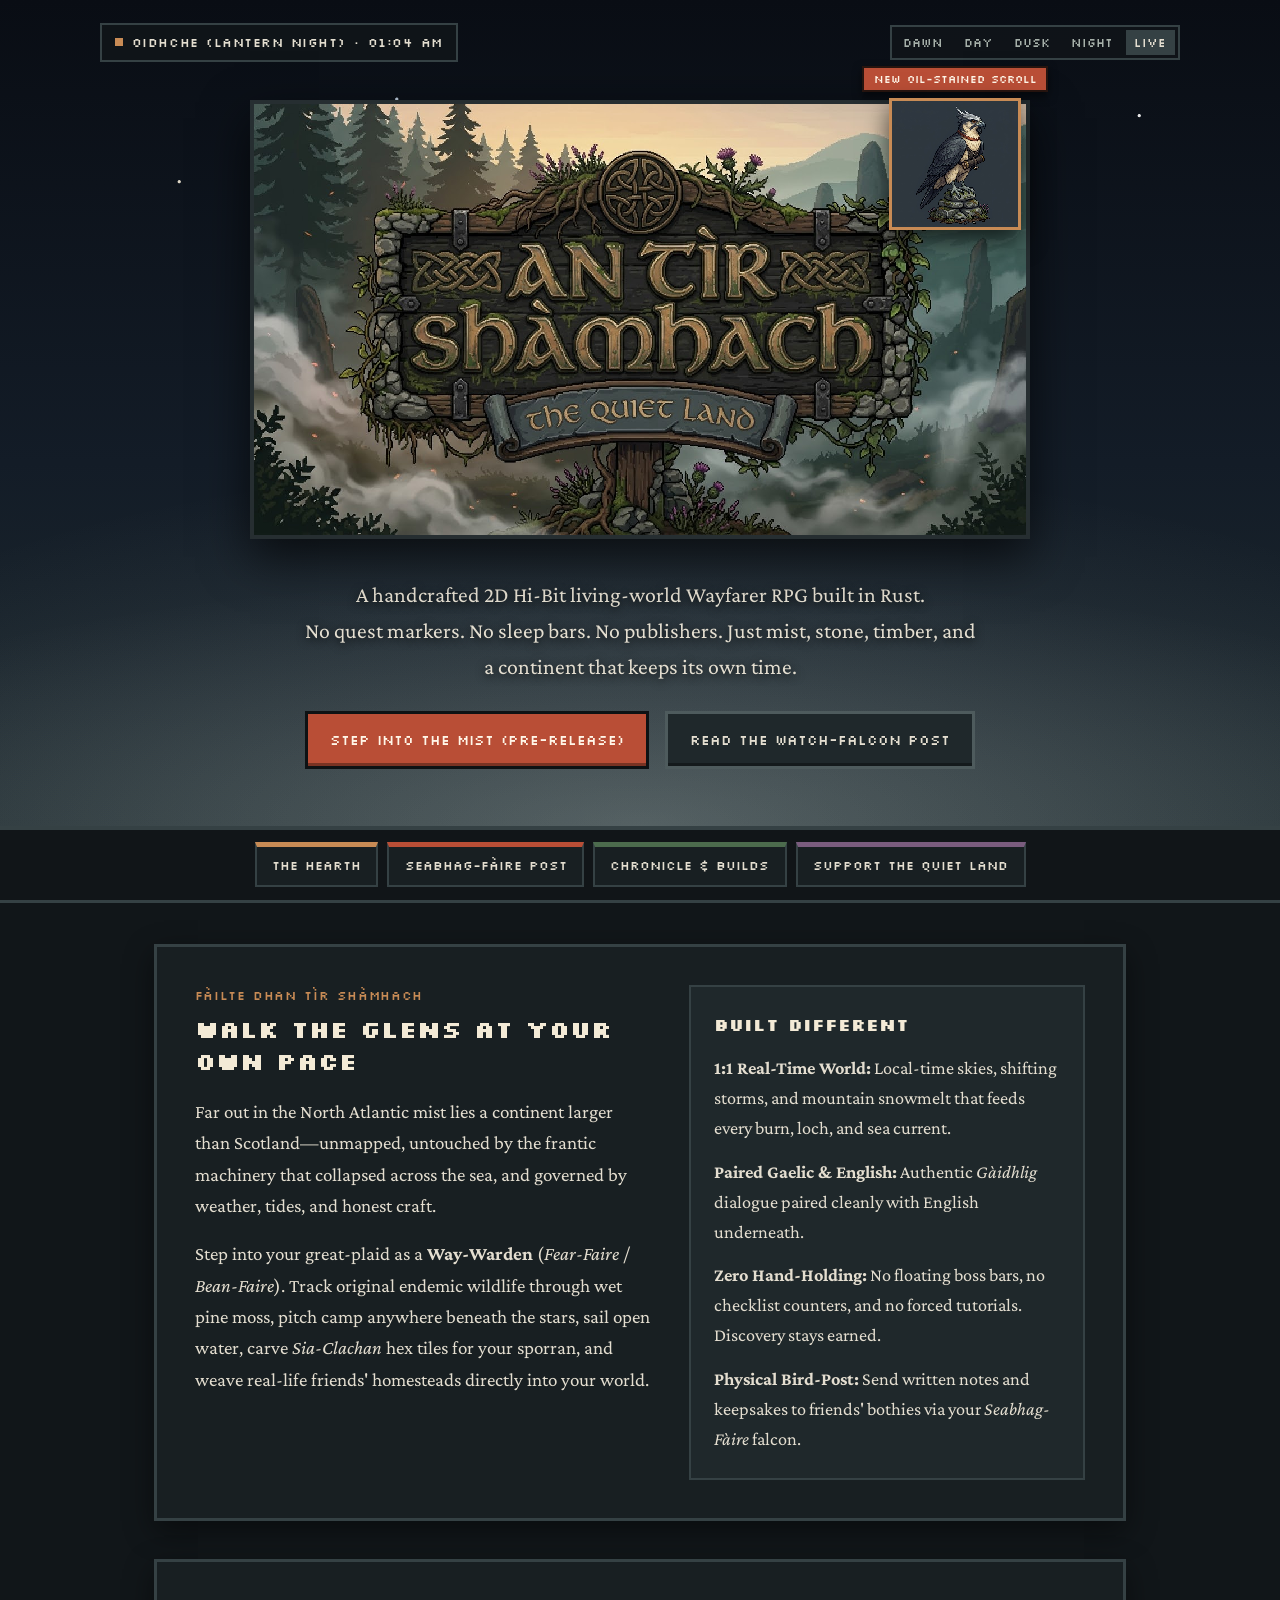
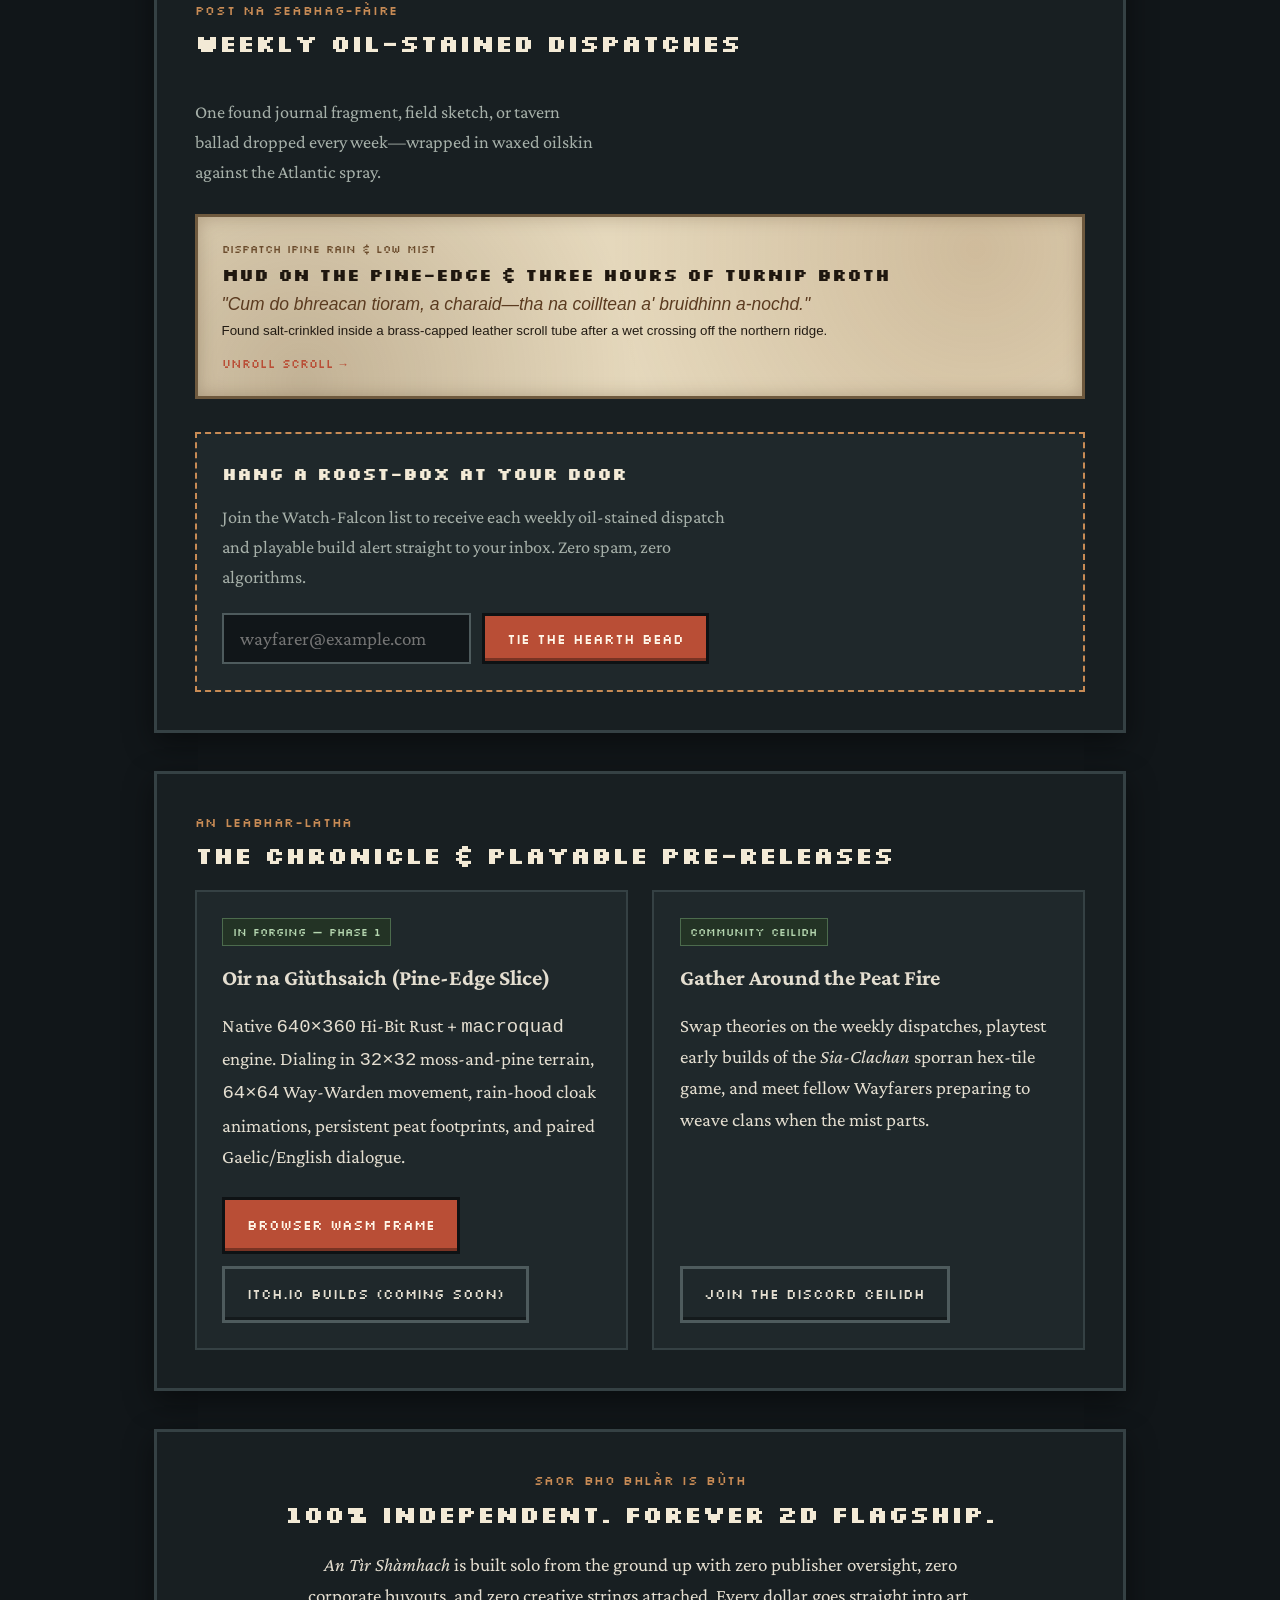
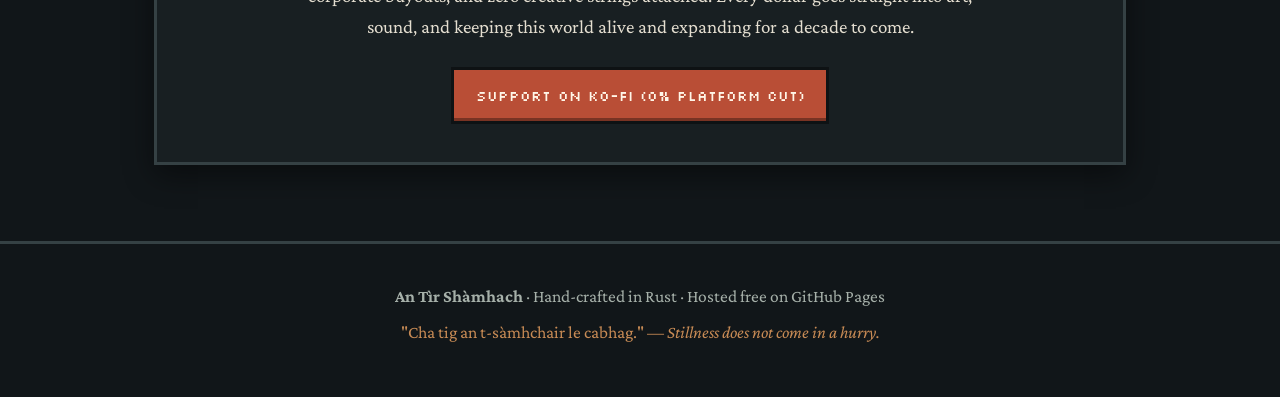
<file: index.html>
<!DOCTYPE html>
<html lang="en">
<head>
  <meta charset="UTF-8" />
  <meta name="viewport" content="width=device-width, initial-scale=1.0" />
  <title>An Tìr Shàmhach — The Quiet Land</title>
  <meta name="description" content="An Tìr Shàmhach (The Quiet Land) — A handcrafted 2D Hi-Bit Living-World Wayfarer RPG anchored in Scottish Gaelic folklore, deep wilds, and sacred time." />
  <link rel="preconnect" href="https://fonts.googleapis.com" />
  <link rel="preconnect" href="https://fonts.gstatic.com" crossorigin />
  <link href="https://fonts.googleapis.com/css2?family=Crimson+Pro:ital,wght@0,400;0,600;1,400&family=Silkscreen:wght@400;700&display=swap" rel="stylesheet" />
  <link rel="stylesheet" href="style.css" />
</head>
<body data-sky="dusk">
  <!-- Living 1:1 Local-Time Sky & Mist Hero Window -->
  <header class="hero-window" id="hearth">
    <div class="sky-layer" aria-hidden="true"></div>
    <div class="stars-layer" aria-hidden="true"></div>
    <div class="mist-layer mist-back" aria-hidden="true"></div>
    <div class="mist-layer mist-front" aria-hidden="true"></div>
    <div class="embers-layer" id="embersLayer" aria-hidden="true"></div>

    <!-- Top Clock / Gaelic Time Stamp -->
    <div class="top-bar">
      <div class="time-stamp" id="timeStamp" title="Synced 1:1 to your local clock">
        <span class="time-dot"></span>
        <span id="gaelicTime">Feasgar</span> · <span id="localClock">--:--</span>
      </div>
      <div class="sky-preview" aria-label="Preview time of day">
        <button type="button" data-preview="dawn">Dawn</button>
        <button type="button" data-preview="day">Day</button>
        <button type="button" data-preview="dusk">Dusk</button>
        <button type="button" data-preview="night">Night</button>
        <button type="button" data-preview="auto" class="active">Live</button>
      </div>
    </div>

    <!-- Official Hi-Bit Nameplate + Perched Seabhag-Fàire Courier -->
    <div class="hero-stage">
      <div class="sign-wrapper">
        <img
          src="site_assets/nameplate.jpg"
          alt="An Tìr Shàmhach — The Quiet Land"
          class="nameplate pixel-art"
        />

        <!-- Clickable Seabhag-Fàire perched on the corner with latest oil-stained dispatch -->
        <button
          type="button"
          class="courier-perch"
          id="openLatestDispatch"
          aria-label="Read the latest oil-stained Seabhag-Fàire dispatch"
        >
          <span class="dispatch-pill">New Oil-Stained Scroll</span>
          <img
            src="site_assets/seabhag.jpg"
            alt="Seabhag-Fàire Watch-Falcon perched with a scroll tube"
            class="courier-sprite pixel-art"
          />
        </button>
      </div>

      <p class="hero-pitch">
        A handcrafted 2D Hi-Bit living-world Wayfarer RPG built in Rust.<br />
        No quest markers. No sleep bars. No publishers. Just mist, stone, timber, and a continent that keeps its own time.
      </p>

      <div class="hero-actions">
        <a href="play/" class="btn btn-primary">Step Into the Mist (Pre-Release)</a>
        <a href="#dispatches" class="btn btn-secondary">Read the Watch-Falcon Post</a>
      </div>
    </div>
  </header>

  <!-- Ledger Ribbon Navigation -->
  <nav class="ribbon-nav" aria-label="Primary sections">
    <a href="#hearth" class="ribbon ribbon-peat">The Hearth</a>
    <a href="#dispatches" class="ribbon ribbon-rowan">Seabhag-Fàire Post</a>
    <a href="#chronicle" class="ribbon ribbon-moss">Chronicle &amp; Builds</a>
    <a href="#support" class="ribbon ribbon-heather">Support the Quiet Land</a>
  </nav>

  <main class="ledger-shell">
    <!-- Section 1: World Pitch (Strict Hearth Lore Only) -->
    <section class="ledger-card intro-grid">
      <div class="ledger-col">
        <span class="gaelic-kicker">Fàilte dhan Tìr Shàmhach</span>
        <h2>Walk the Glens at Your Own Pace</h2>
        <p>
          Far out in the North Atlantic mist lies a continent larger than Scotland—unmapped, untouched by the frantic machinery that collapsed across the sea, and governed by weather, tides, and honest craft.
        </p>
        <p>
          Step into your great-plaid as a <strong>Way-Warden</strong> (<em>Fear-Faire</em> / <em>Bean-Faire</em>). Track original endemic wildlife through wet pine moss, pitch camp anywhere beneath the stars, sail open water, carve <em>Sia-Clachan</em> hex tiles for your sporran, and weave real-life friends' homesteads directly into your world.
        </p>
      </div>
      <div class="ledger-col pillars-box">
        <h3 class="pixel-subhead">Built Different</h3>
        <ul class="pillar-list">
          <li><strong>1:1 Real-Time World:</strong> Local-time skies, shifting storms, and mountain snowmelt that feeds every burn, loch, and sea current.</li>
          <li><strong>Paired Gaelic &amp; English:</strong> Authentic <em>Gàidhlig</em> dialogue paired cleanly with English underneath.</li>
          <li><strong>Zero Hand-Holding:</strong> No floating boss bars, no checklist counters, and no forced tutorials. Discovery stays earned.</li>
          <li><strong>Physical Bird-Post:</strong> Send written notes and keepsakes to friends' bothies via your <em>Seabhag-Fàire</em> falcon.</li>
        </ul>
      </div>
    </section>

    <!-- Section 2: Weekly Oil-Stained Seabhag-Fàire Dispatches -->
    <section class="ledger-card" id="dispatches">
      <div class="section-head">
        <div>
          <span class="gaelic-kicker">Post na Seabhag-Fàire</span>
          <h2>Weekly Oil-Stained Dispatches</h2>
        </div>
        <p class="section-note">
          One found journal fragment, field sketch, or tavern ballad dropped every week—wrapped in waxed oilskin against the Atlantic spray.
        </p>
      </div>

      <div class="dispatch-grid" id="dispatchGrid">
        <!-- Populated automatically from dispatches/entries.json -->
      </div>

      <!-- Free Email List Hook (Buttondown / Kit ready) -->
      <div class="roost-signup">
        <div class="roost-copy">
          <h3 class="pixel-subhead">Hang a Roost-Box at Your Door</h3>
          <p>
            Join the Watch-Falcon list to receive each weekly oil-stained dispatch and playable build alert straight to your inbox. Zero spam, zero algorithms.
          </p>
        </div>
        <!-- Replace action URL with your free Buttondown or Kit form endpoint -->
        <form
          class="roost-form"
          action="https://buttondown.com/api/emails/embed-subscribe/YOUR_USERNAME"
          method="post"
          target="popupwindow"
        >
          <input
            type="email"
            name="email"
            required
            placeholder="wayfarer@example.com"
            aria-label="Email address"
          />
          <button type="submit" class="btn btn-primary">Tie the Hearth Bead</button>
        </form>
      </div>
    </section>

    <!-- Section 3: Devlog & Playable Builds -->
    <section class="ledger-card" id="chronicle">
      <span class="gaelic-kicker">An Leabhar-Latha</span>
      <h2>The Chronicle &amp; Playable Pre-Releases</h2>
      <div class="chronicle-grid">
        <article class="build-panel">
          <span class="status-tag">In Forging — Phase 1</span>
          <h3>Oir na Giùthsaich (Pine-Edge Slice)</h3>
          <p>
            Native <code>640×360</code> Hi-Bit Rust + <code>macroquad</code> engine. Dialing in <code>32×32</code> moss-and-pine terrain, <code>64×64</code> Way-Warden movement, rain-hood cloak animations, persistent peat footprints, and paired Gaelic/English dialogue.
          </p>
          <div class="build-links">
            <a href="play/" class="btn btn-primary">Browser WASM Frame</a>
            <!-- Replace # with your itch.io page URL once live -->
            <a href="#" class="btn btn-secondary" aria-disabled="true">itch.io Builds (Coming Soon)</a>
          </div>
        </article>

        <article class="build-panel">
          <span class="status-tag">Community Ceilidh</span>
          <h3>Gather Around the Peat Fire</h3>
          <p>
            Swap theories on the weekly dispatches, playtest early builds of the <em>Sia-Clachan</em> sporran hex-tile game, and meet fellow Wayfarers preparing to weave clans when the mist parts.
          </p>
          <div class="build-links">
            <!-- Replace # with your permanent Discord invite -->
            <a href="#" class="btn btn-secondary">Join the Discord Ceilidh</a>
          </div>
        </article>
      </div>
    </section>

    <!-- Section 4: Independence & Donations -->
    <section class="ledger-card support-card" id="support">
      <span class="gaelic-kicker">Saor bho Bhlàr is Bùth</span>
      <h2>100% Independent. Forever 2D Flagship.</h2>
      <p>
        <em>An Tìr Shàmhach</em> is built solo from the ground up with zero publisher oversight, zero corporate buyouts, and zero creative strings attached. Every dollar goes straight into art, sound, and keeping this world alive and expanding for a decade to come.
      </p>
      <div class="hero-actions">
        <!-- Replace # with your Ko-fi / Stripe link -->
        <a href="https://ko-fi.com/antirshamhach" target="_blank" rel="noopener noreferrer" class="btn btn-primary">Support on Ko-fi (0% Platform Cut)</a>
      </div>
    </section>
  </main>

  <footer class="site-footer">
    <p>
      <strong>An Tìr Shàmhach</strong> · Hand-crafted in Rust · Hosted free on GitHub Pages
    </p>
    <p class="footer-sub">
      "Cha tig an t-sàmhchair le cabhag." — <em>Stillness does not come in a hurry.</em>
    </p>
  </footer>

  <!-- Oil-Stained Parchment Dispatch Reader Modal -->
  <div class="modal-backdrop" id="dispatchModal" hidden>
    <article class="parchment-modal" role="dialog" aria-modal="true" aria-labelledby="modalTitle">
      <button type="button" class="modal-close" id="closeModal" aria-label="Close scroll">✕</button>
      <div class="parchment-meta">
        <span id="modalWeather">Weather: Mist</span>
        <span id="modalDate">Dispatch #01</span>
      </div>
      <p class="modal-gaelic" id="modalGaelic"></p>
      <h2 id="modalTitle"></h2>
      <div class="parchment-body" id="modalBody"></div>
      <div class="parchment-footer">
        <span id="modalSignoff"></span>
        <span class="wax-seal" aria-hidden="true">SF</span>
      </div>
    </article>
  </div>

  <script src="app.js"></script>
</body>
</html>
</file>
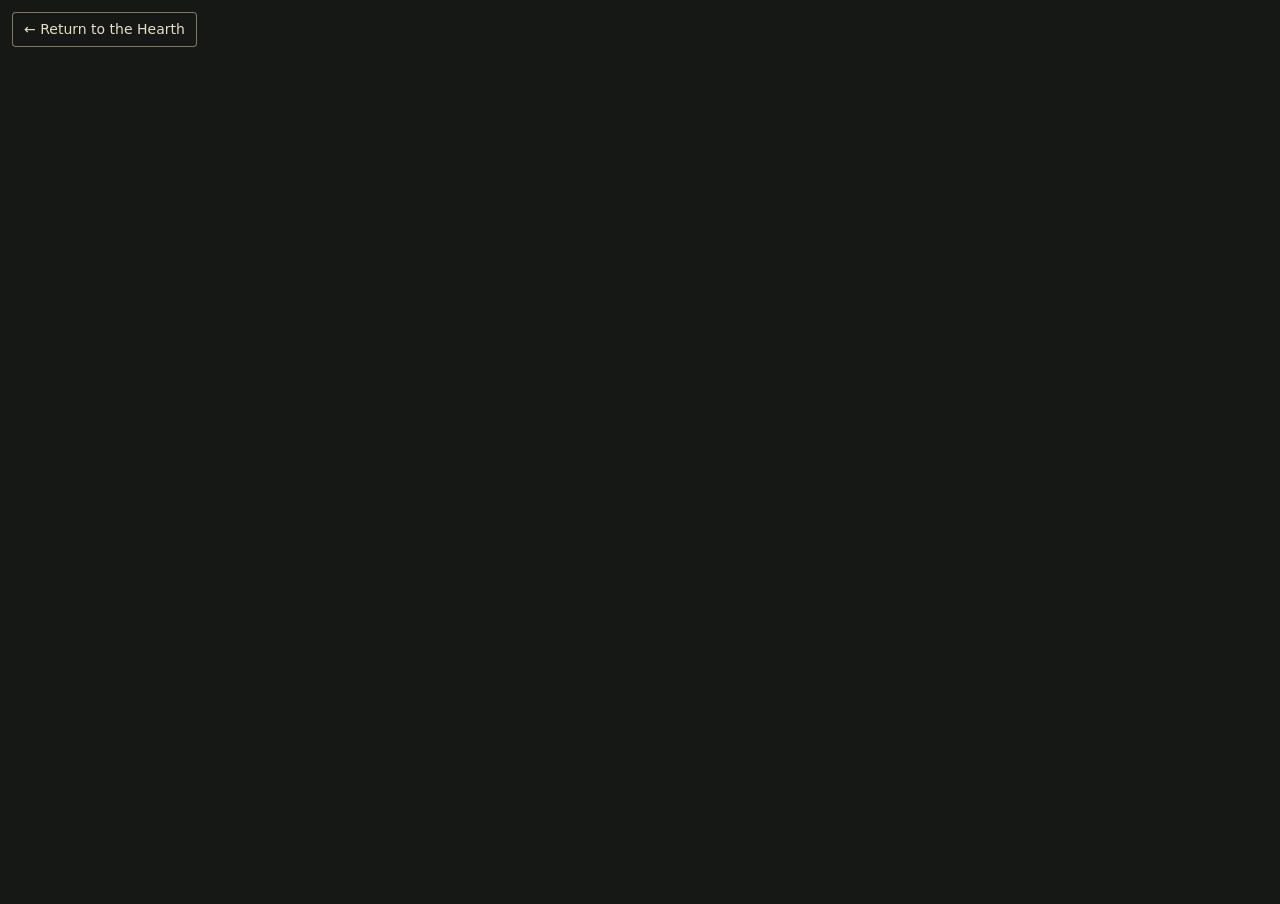
<file: play/index.html>
<!DOCTYPE html>
<html lang="en">
<head>
  <meta charset="utf-8" />
  <meta name="viewport" content="width=device-width, initial-scale=1.0, user-scalable=no" />
  <title>Clachan</title>
  <link rel="manifest" href="./manifest.json" />
  <style>
    html, body, canvas {
      margin: 0;
      padding: 0;
      width: 100%;
      height: 100%;
      overflow: hidden;
      background: #161816;
    }
    .hearth-link {
      position: fixed;
      top: 12px;
      left: 12px;
      z-index: 1;
      padding: 8px 11px;
      border: 1px solid rgba(198, 185, 143, 0.6);
      border-radius: 4px;
      background: rgba(22, 24, 22, 0.88);
      color: #e7dfc4;
      font: 14px/1.2 system-ui, sans-serif;
      text-decoration: none;
    }
    .hearth-link:hover, .hearth-link:focus-visible {
      background: #30392d;
      color: #fff4d2;
    }
  </style>
</head>
<body>
  <canvas id="glcanvas" tabindex="1"></canvas>
  <a class="hearth-link" href="../">← Return to the Hearth</a>
  <script src="https://not-fl3.github.io/miniquad-samples/mq_js_bundle.js"></script>
  <script>
    if ("serviceWorker" in navigator) {
      navigator.serviceWorker.register("./sw.js").catch(() => {});
    }
    load("./clachan.wasm");
  </script>
</body>
</html>
</file>
<file: style.css>
:root {
  --bg-slate: #111619;
  --bg-card: #181f22;
  --bg-panel: #1f282b;
  --border-stone: #354144;
  --border-iron: #4e5b5d;
  --parchment: #e5d8bc;
  --parchment-stain: #cbb58d;
  --ink-dark: #231c14;
  --text-main: #e4ded0;
  --text-muted: #a6b0a9;
  --rowan: #b94e36;
  --rowan-glow: #d97742;
  --moss: #4c6b4d;
  --heather: #7a5c7e;
  --copper: #c88b55;
  --font-pixel: "Silkscreen", monospace;
  --font-body: "Crimson Pro", Georgia, serif;
}

* {
  box-sizing: border-box;
  margin: 0;
  padding: 0;
}

html {
  scroll-behavior: smooth;
  background-color: var(--bg-slate);
  color: var(--text-main);
  font-family: var(--font-body);
  font-size: 19px;
  line-height: 1.65;
}

.pixel-art {
  image-rendering: pixelated;
  image-rendering: crisp-edges;
}

/* ===== Living 1:1 Local-Time Sky Themes ===== */
body[data-sky="dawn"] {
  --sky-top: #222938;
  --sky-mid: #534c5d;
  --sky-bot: #9d7a69;
  --mist-alpha: 0.48;
  --stars-alpha: 0.25;
}

body[data-sky="day"] {
  --sky-top: #38515c;
  --sky-mid: #637f84;
  --sky-bot: #95a89d;
  --mist-alpha: 0.28;
  --stars-alpha: 0;
}

body[data-sky="dusk"] {
  --sky-top: #171e29;
  --sky-mid: #3a3445;
  --sky-bot: #7a5343;
  --mist-alpha: 0.42;
  --stars-alpha: 0.45;
}

body[data-sky="night"] {
  --sky-top: #090d14;
  --sky-mid: #131c27;
  --sky-bot: #1f2b30;
  --mist-alpha: 0.36;
  --stars-alpha: 0.9;
}

/* ===== Hero Window ===== */
.hero-window {
  position: relative;
  min-height: 82vh;
  display: flex;
  flex-direction: column;
  justify-content: space-between;
  overflow: hidden;
  border-bottom: 4px solid var(--border-stone);
  padding: 1.2rem 1.5rem 3rem;
}

.sky-layer {
  position: absolute;
  inset: 0;
  background: linear-gradient(180deg, var(--sky-top) 0%, var(--sky-mid) 56%, var(--sky-bot) 100%);
  transition: background 1.2s ease;
  z-index: 0;
}

.stars-layer {
  position: absolute;
  inset: 0;
  opacity: var(--stars-alpha);
  background-image:
    radial-gradient(2px 2px at 14% 22%, #f4ecd8 60%, transparent),
    radial-gradient(2px 2px at 31% 12%, #d4e4f7 60%, transparent),
    radial-gradient(2px 2px at 58% 18%, #f4ecd8 60%, transparent),
    radial-gradient(2px 2px at 78% 26%, #e7d8b9 60%, transparent),
    radial-gradient(2px 2px at 89% 14%, #ffffff 60%, transparent),
    radial-gradient(2px 2px at 44% 31%, #d4e4f7 60%, transparent);
  transition: opacity 1.2s ease;
  z-index: 1;
}

.mist-layer {
  position: absolute;
  left: -25%;
  right: -25%;
  bottom: 0;
  height: 44%;
  opacity: var(--mist-alpha);
  background: radial-gradient(ellipse at 50% 100%, rgba(212, 224, 220, 0.45), transparent 72%);
  pointer-events: none;
  z-index: 2;
}

.mist-back {
  animation: mistDrift 28s linear infinite alternate;
}

.mist-front {
  height: 30%;
  animation: mistDrift 18s linear infinite alternate-reverse;
}

@keyframes mistDrift {
  from { transform: translateX(-6%); }
  to { transform: translateX(6%); }
}

.embers-layer {
  position: absolute;
  inset: 0;
  pointer-events: none;
  z-index: 3;
}

.ember {
  position: absolute;
  width: 4px;
  height: 4px;
  background: var(--rowan-glow);
  box-shadow: 0 0 6px var(--rowan-glow);
  bottom: -10px;
  opacity: 0;
  animation: emberRise linear infinite;
}

@keyframes emberRise {
  0% { transform: translateY(0) translateX(0); opacity: 0; }
  15% { opacity: 0.9; }
  85% { opacity: 0.7; }
  100% { transform: translateY(-420px) translateX(28px); opacity: 0; }
}

/* ===== Top Clock Bar ===== */
.top-bar {
  position: relative;
  z-index: 5;
  max-width: 1080px;
  width: 100%;
  margin: 0 auto;
  display: flex;
  justify-content: space-between;
  align-items: center;
  flex-wrap: wrap;
  gap: 0.75rem;
}

.time-stamp {
  font-family: var(--font-pixel);
  font-size: 0.7rem;
  letter-spacing: 0.04em;
  background: rgba(17, 22, 25, 0.78);
  border: 2px solid var(--border-stone);
  padding: 0.35rem 0.7rem;
  display: inline-flex;
  align-items: center;
  gap: 0.45rem;
}

.time-dot {
  width: 8px;
  height: 8px;
  background: var(--copper);
  display: inline-block;
}

.sky-preview {
  display: inline-flex;
  gap: 4px;
  background: rgba(17, 22, 25, 0.72);
  border: 2px solid var(--border-stone);
  padding: 3px;
}

.sky-preview button {
  font-family: var(--font-pixel);
  font-size: 0.62rem;
  color: var(--text-muted);
  background: transparent;
  border: none;
  padding: 0.25rem 0.45rem;
  cursor: pointer;
}

.sky-preview button.active,
.sky-preview button:hover {
  background: var(--border-stone);
  color: var(--text-main);
}

/* ===== Nameplate & Perched Falcon ===== */
.hero-stage {
  position: relative;
  z-index: 5;
  max-width: 920px;
  margin: 2rem auto 0;
  text-align: center;
}

.sign-wrapper {
  position: relative;
  display: inline-block;
  max-width: 780px;
  width: 100%;
}

.nameplate {
  width: 100%;
  height: auto;
  display: block;
  border: 4px solid #262e31;
  box-shadow: 0 18px 45px rgba(0, 0, 0, 0.65);
}

.courier-perch {
  position: absolute;
  top: -34px;
  right: -18px;
  background: none;
  border: none;
  cursor: pointer;
  display: flex;
  flex-direction: column;
  align-items: center;
  transition: transform 0.2s ease;
}

.courier-perch:hover {
  transform: translateY(-4px) scale(1.03);
}

.courier-sprite {
  width: 132px;
  height: 132px;
  object-fit: cover;
  border: 3px solid var(--copper);
  box-shadow: 0 10px 24px rgba(0, 0, 0, 0.7);
  background: #1f282e;
}

.dispatch-pill {
  font-family: var(--font-pixel);
  font-size: 0.58rem;
  background: var(--rowan);
  color: #fff6e8;
  border: 2px solid #26140f;
  padding: 0.22rem 0.5rem;
  margin-bottom: 6px;
  box-shadow: 0 4px 10px rgba(0, 0, 0, 0.5);
  animation: gentleBob 2.8s ease-in-out infinite;
}

@keyframes gentleBob {
  0%, 100% { transform: translateY(0); }
  50% { transform: translateY(-4px); }
}

.hero-pitch {
  max-width: 680px;
  margin: 1.5rem auto 1.4rem;
  font-size: 1.15rem;
  text-shadow: 0 2px 10px rgba(0, 0, 0, 0.85);
}

.hero-actions {
  display: flex;
  justify-content: center;
  flex-wrap: wrap;
  gap: 0.85rem;
}

/* ===== Buttons ===== */
.btn {
  font-family: var(--font-pixel);
  font-size: 0.72rem;
  text-decoration: none;
  padding: 0.75rem 1.15rem;
  border: 3px solid #0e1214;
  cursor: pointer;
  display: inline-block;
  transition: transform 0.12s ease, filter 0.12s ease;
}

.btn:hover {
  transform: translateY(-2px);
  filter: brightness(1.1);
}

.btn-primary {
  background: var(--rowan);
  color: #fff6e8;
  box-shadow: inset 0 -3px 0 rgba(0, 0, 0, 0.35);
}

.btn-secondary {
  background: var(--bg-panel);
  color: var(--text-main);
  border-color: var(--border-iron);
  box-shadow: inset 0 -3px 0 rgba(0, 0, 0, 0.35);
}

/* ===== Four Ledger Ribbon Bookmarks ===== */
.ribbon-nav {
  position: sticky;
  top: 0;
  z-index: 20;
  background: rgba(17, 22, 25, 0.94);
  border-bottom: 3px solid var(--border-stone);
  display: flex;
  justify-content: center;
  flex-wrap: wrap;
  gap: 0.5rem;
  padding: 0.65rem 1rem;
}

.ribbon {
  font-family: var(--font-pixel);
  font-size: 0.68rem;
  color: var(--text-main);
  text-decoration: none;
  padding: 0.45rem 0.8rem;
  border: 2px solid var(--border-stone);
  border-top-width: 5px;
  background: var(--bg-card);
}

.ribbon-peat { border-top-color: var(--copper); }
.ribbon-rowan { border-top-color: var(--rowan); }
.ribbon-moss { border-top-color: var(--moss); }
.ribbon-heather { border-top-color: var(--heather); }

/* ===== Main Ledger Container ===== */
.ledger-shell {
  max-width: 1020px;
  margin: 2.2rem auto 4rem;
  padding: 0 1.25rem;
  display: flex;
  flex-direction: column;
  gap: 2rem;
}

.ledger-card {
  background: var(--bg-card);
  border: 3px solid var(--border-stone);
  box-shadow: 0 10px 28px rgba(0, 0, 0, 0.45);
  padding: 2rem;
}

.gaelic-kicker {
  display: block;
  font-family: var(--font-pixel);
  font-size: 0.66rem;
  color: var(--copper);
  letter-spacing: 0.05em;
  margin-bottom: 0.35rem;
}

h2 {
  font-family: var(--font-pixel);
  font-size: 1.25rem;
  line-height: 1.35;
  margin-bottom: 1rem;
  color: #f3ead6;
}

.pixel-subhead {
  font-family: var(--font-pixel);
  font-size: 0.88rem;
  color: #f3ead6;
  margin-bottom: 0.75rem;
}

.intro-grid {
  display: grid;
  grid-template-columns: 1.15fr 1fr;
  gap: 2rem;
}

.intro-grid p + p {
  margin-top: 0.9rem;
}

.pillars-box {
  background: var(--bg-panel);
  border: 2px solid var(--border-stone);
  padding: 1.25rem;
}

.pillar-list {
  list-style: none;
  display: flex;
  flex-direction: column;
  gap: 0.7rem;
  font-size: 0.96rem;
}

/* ===== Weekly Oil-Stained Dispatches ===== */
.section-head {
  display: flex;
  justify-content: space-between;
  align-items: flex-end;
  flex-wrap: wrap;
  gap: 1rem;
  margin-bottom: 1.4rem;
}

.section-note {
  max-width: 400px;
  color: var(--text-muted);
  font-size: 0.96rem;
}

.dispatch-grid {
  display: grid;
  grid-template-columns: repeat(auto-fit, minmax(260px, 1fr));
  gap: 1.1rem;
  margin-bottom: 1.75rem;
}

.dispatch-card {
  background:
    radial-gradient(circle at 88% 18%, rgba(128, 86, 41, 0.22), transparent 46%),
    radial-gradient(circle at 12% 92%, rgba(92, 65, 34, 0.25), transparent 42%),
    var(--parchment);
  color: var(--ink-dark);
  border: 3px solid #6e593e;
  padding: 1.25rem;
  text-align: left;
  cursor: pointer;
  display: flex;
  flex-direction: column;
  gap: 0.45rem;
  box-shadow: inset 0 0 18px rgba(74, 49, 24, 0.28);
  transition: transform 0.14s ease;
}

.dispatch-card:hover {
  transform: translateY(-3px);
}

.dispatch-meta {
  font-family: var(--font-pixel);
  font-size: 0.6rem;
  color: #6b4c2d;
  display: flex;
  justify-content: space-between;
}

.dispatch-card h3 {
  font-family: var(--font-pixel);
  font-size: 0.88rem;
  color: #1f170f;
}

.dispatch-gaelic {
  font-style: italic;
  font-size: 0.92rem;
  color: #5b3b20;
}

.dispatch-read {
  margin-top: auto;
  padding-top: 0.5rem;
  font-family: var(--font-pixel);
  font-size: 0.62rem;
  color: var(--rowan);
}

/* ===== Roost-Box Email Signup ===== */
.roost-signup {
  background: var(--bg-panel);
  border: 2px dashed var(--copper);
  padding: 1.35rem;
  display: flex;
  justify-content: space-between;
  align-items: center;
  flex-wrap: wrap;
  gap: 1.1rem;
}

.roost-copy {
  max-width: 520px;
}

.roost-copy p {
  color: var(--text-muted);
  font-size: 0.96rem;
}

.roost-form {
  display: flex;
  flex-wrap: wrap;
  gap: 0.6rem;
}

.roost-form input {
  background: var(--bg-slate);
  border: 2px solid var(--border-iron);
  color: var(--text-main);
  font-family: var(--font-body);
  font-size: 1rem;
  padding: 0.55rem 0.8rem;
  min-width: 220px;
}

/* ===== Chronicle & Support ===== */
.chronicle-grid {
  display: grid;
  grid-template-columns: repeat(auto-fit, minmax(280px, 1fr));
  gap: 1.25rem;
}

.build-panel {
  background: var(--bg-panel);
  border: 2px solid var(--border-stone);
  padding: 1.35rem;
  display: flex;
  flex-direction: column;
  gap: 0.7rem;
}

.status-tag {
  font-family: var(--font-pixel);
  font-size: 0.6rem;
  color: #b5d6b0;
  background: #233325;
  border: 1px solid var(--moss);
  align-self: flex-start;
  padding: 0.2rem 0.5rem;
}

.build-links {
  margin-top: auto;
  padding-top: 0.6rem;
  display: flex;
  flex-wrap: wrap;
  gap: 0.6rem;
}

.support-card {
  text-align: center;
}

.support-card p {
  max-width: 680px;
  margin: 0 auto 1.3rem;
}

/* ===== Footer ===== */
.site-footer {
  text-align: center;
  padding: 2rem 1rem 3rem;
  border-top: 3px solid var(--border-stone);
  color: var(--text-muted);
  font-size: 0.92rem;
}

.footer-sub {
  margin-top: 0.35rem;
  color: var(--copper);
}

/* ===== Oil-Stained Parchment Modal ===== */
.modal-backdrop {
  position: fixed;
  inset: 0;
  background: rgba(8, 11, 13, 0.82);
  display: grid;
  place-items: center;
  padding: 1.2rem;
  z-index: 50;
}

.modal-backdrop[hidden] {
  display: none;
}

.parchment-modal {
  position: relative;
  max-width: 660px;
  width: 100%;
  max-height: 86vh;
  overflow-y: auto;
  background:
    radial-gradient(circle at 90% 10%, rgba(112, 74, 34, 0.28), transparent 36%),
    radial-gradient(circle at 8% 85%, rgba(86, 56, 26, 0.3), transparent 40%),
    var(--parchment);
  color: var(--ink-dark);
  border: 4px solid #59432b;
  box-shadow: inset 0 0 36px rgba(68, 44, 19, 0.35), 0 24px 60px rgba(0, 0, 0, 0.8);
  padding: 2rem;
}

.modal-close {
  position: absolute;
  top: 0.9rem;
  right: 0.9rem;
  background: #3d2c1b;
  color: var(--parchment);
  border: 2px solid #1c130b;
  font-family: var(--font-pixel);
  font-size: 0.72rem;
  padding: 0.3rem 0.55rem;
  cursor: pointer;
}

.parchment-meta {
  font-family: var(--font-pixel);
  font-size: 0.62rem;
  color: #6b4c2d;
  display: flex;
  gap: 1.2rem;
  margin-bottom: 0.65rem;
}

.modal-gaelic {
  font-style: italic;
  color: #5a381d;
  margin-bottom: 0.35rem;
}

.parchment-modal h2 {
  color: #1f170f;
  margin-bottom: 1rem;
}

.parchment-body p + p {
  margin-top: 0.95rem;
}

.parchment-footer {
  margin-top: 1.6rem;
  padding-top: 1rem;
  border-top: 2px dashed rgba(90, 62, 34, 0.45);
  display: flex;
  justify-content: space-between;
  align-items: center;
  font-style: italic;
}

.wax-seal {
  font-family: var(--font-pixel);
  font-size: 0.72rem;
  width: 42px;
  height: 42px;
  border-radius: 50%;
  background: #8a2f22;
  color: #f6dfbf;
  border: 3px solid #4d170f;
  display: grid;
  place-items: center;
}

@media (max-width: 760px) {
  .intro-grid {
    grid-template-columns: 1fr;
  }
  .courier-perch {
    position: static;
    margin: 1rem auto 0;
  }
  .courier-sprite {
    width: 108px;
    height: 108px;
  }
}
</file>
